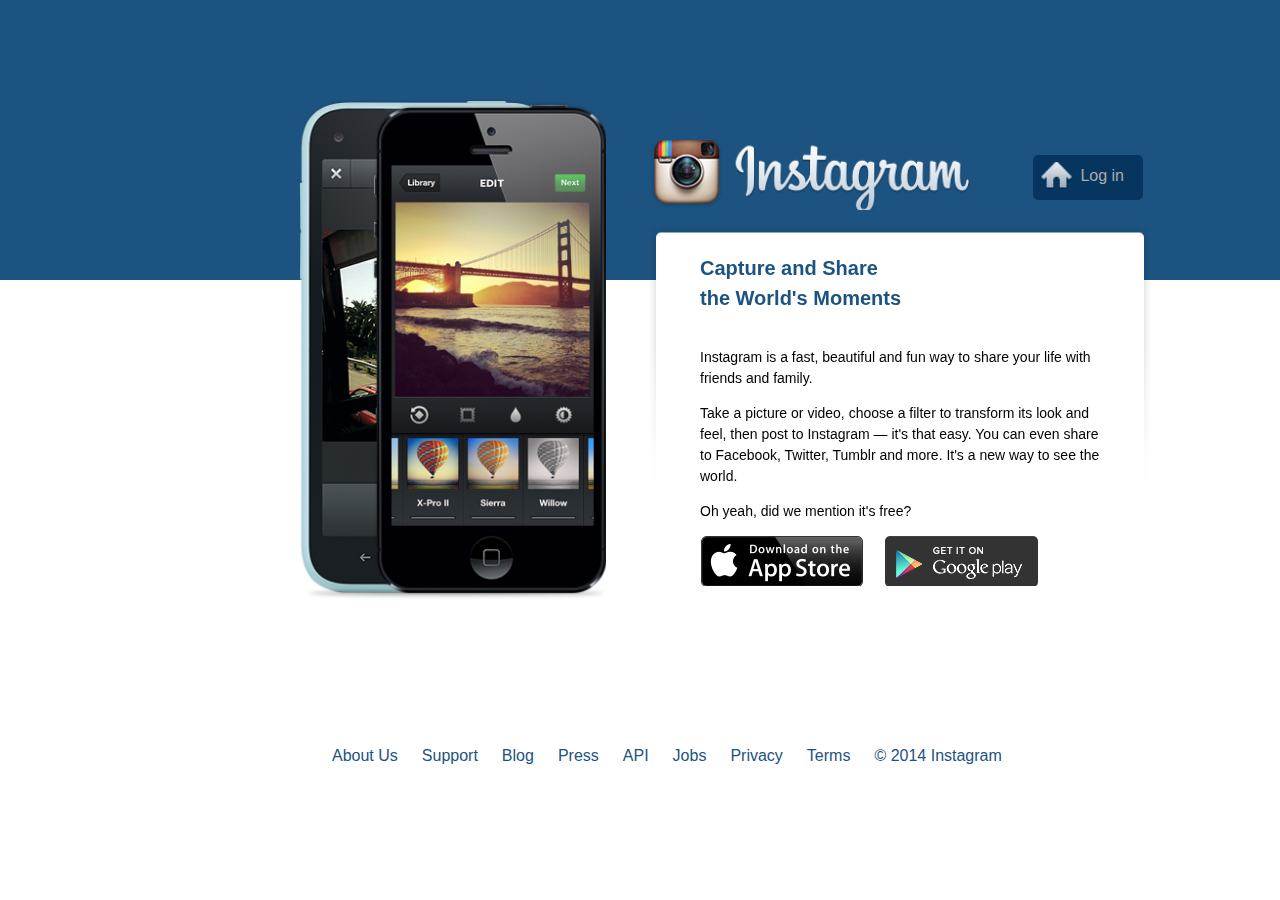
<file: ironhack/lab-css-instagram-clone/starter-code/index.html>
<!DOCTYPE html>
<html lang="en">
<head>
  <title>Instagram</title>
  <link rel="stylesheet" href="css/main.css">
</head>
<body>
  <div class="topSquare"></div>
  <div class="iPhone"></div>
  <div class="logo"></div>
  <div class="homeButton"><div class="homeText">Log in</div><div class="home"></div></div>
  <div class="frame"><div class="upperText">
    <p>Capture and Share <br>the World's Moments</p></div>
    <div class="text">

    <p>Instagram is a fast, beautiful and fun way to share your life with friends and family.</p>

    <p>Take a picture or video, choose a filter to transform its look and feel, then post to Instagram &mdash; it's that easy. You can even share to Facebook, Twitter, Tumblr and more. It's a new way to see the world.</p>

    <p>Oh yeah, did we mention it's free?<p/></div>
      <div class="appStore"></div>
      <div class="googlePlay"></div>


</div>


<div class="footer">
  <div class="aboutUs foo">About Us</div>
  <div class="support foo">Support</div>
  <div class="blog foo">Blog</div>
  <div class="press foo">Press</div>
  <div class="api foo">API</div>
  <div class="jobs foo">Jobs</div>
  <div class="privacy foo">Privacy</div>
  <div class="terms foo">Terms</div>
  <div class="end foo">&copy; 2014 Instagram</div>
</div>

</body>
</html>
</file>
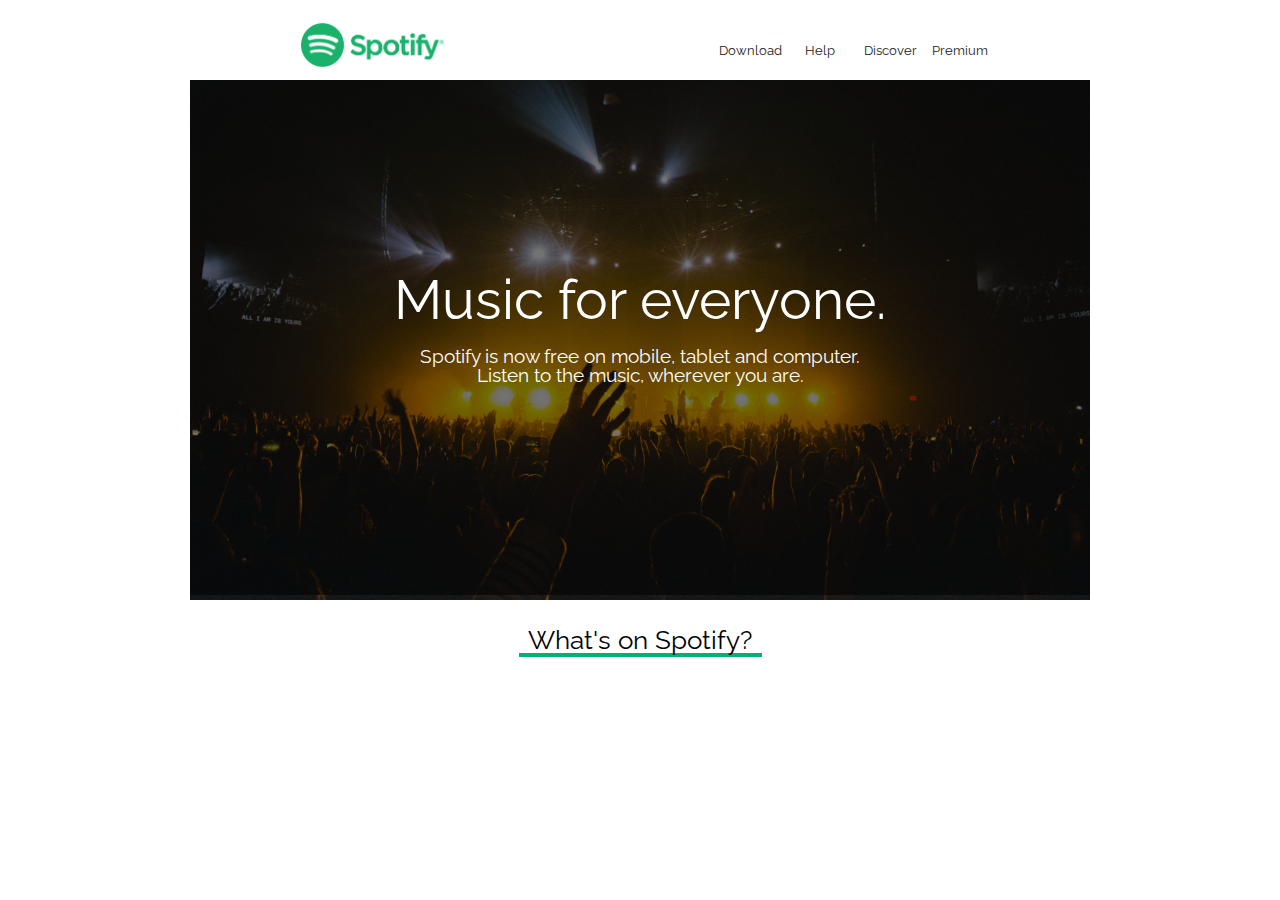
<file: ironhack/spotify/lab-css-spotify-clone/starter-code/index.html>
<!DOCTYPE html>
<html lang="en">
<head>
  <meta charset="UTF-8">
  <title>Spotify</title>
  <link rel="stylesheet" href="css/reset.css">
  <link rel="stylesheet" href="css/main.css">
</head>
<body>
<div class="navBar">
<div class="logo"></div>
<div class="nav Button"><p>Premium</p></div>
<div class="nav Button"><p>Discover</p></div>
<div class="nav Button"><p>Help</p></div>
<div class="nav Button"><p>Download</p></div>
</div>
<div class="mainImage">
  <div class="topText"><p>Spotify is now free on mobile, tablet and computer.<br>
  Listen to the music, wherever you are.</p></div>
  <div class="bottomText"><p>Music for everyone.</p></div>

</div>
<div class="footer"><p>What's on Spotify?</p></div>
</body>
</html>
</file>
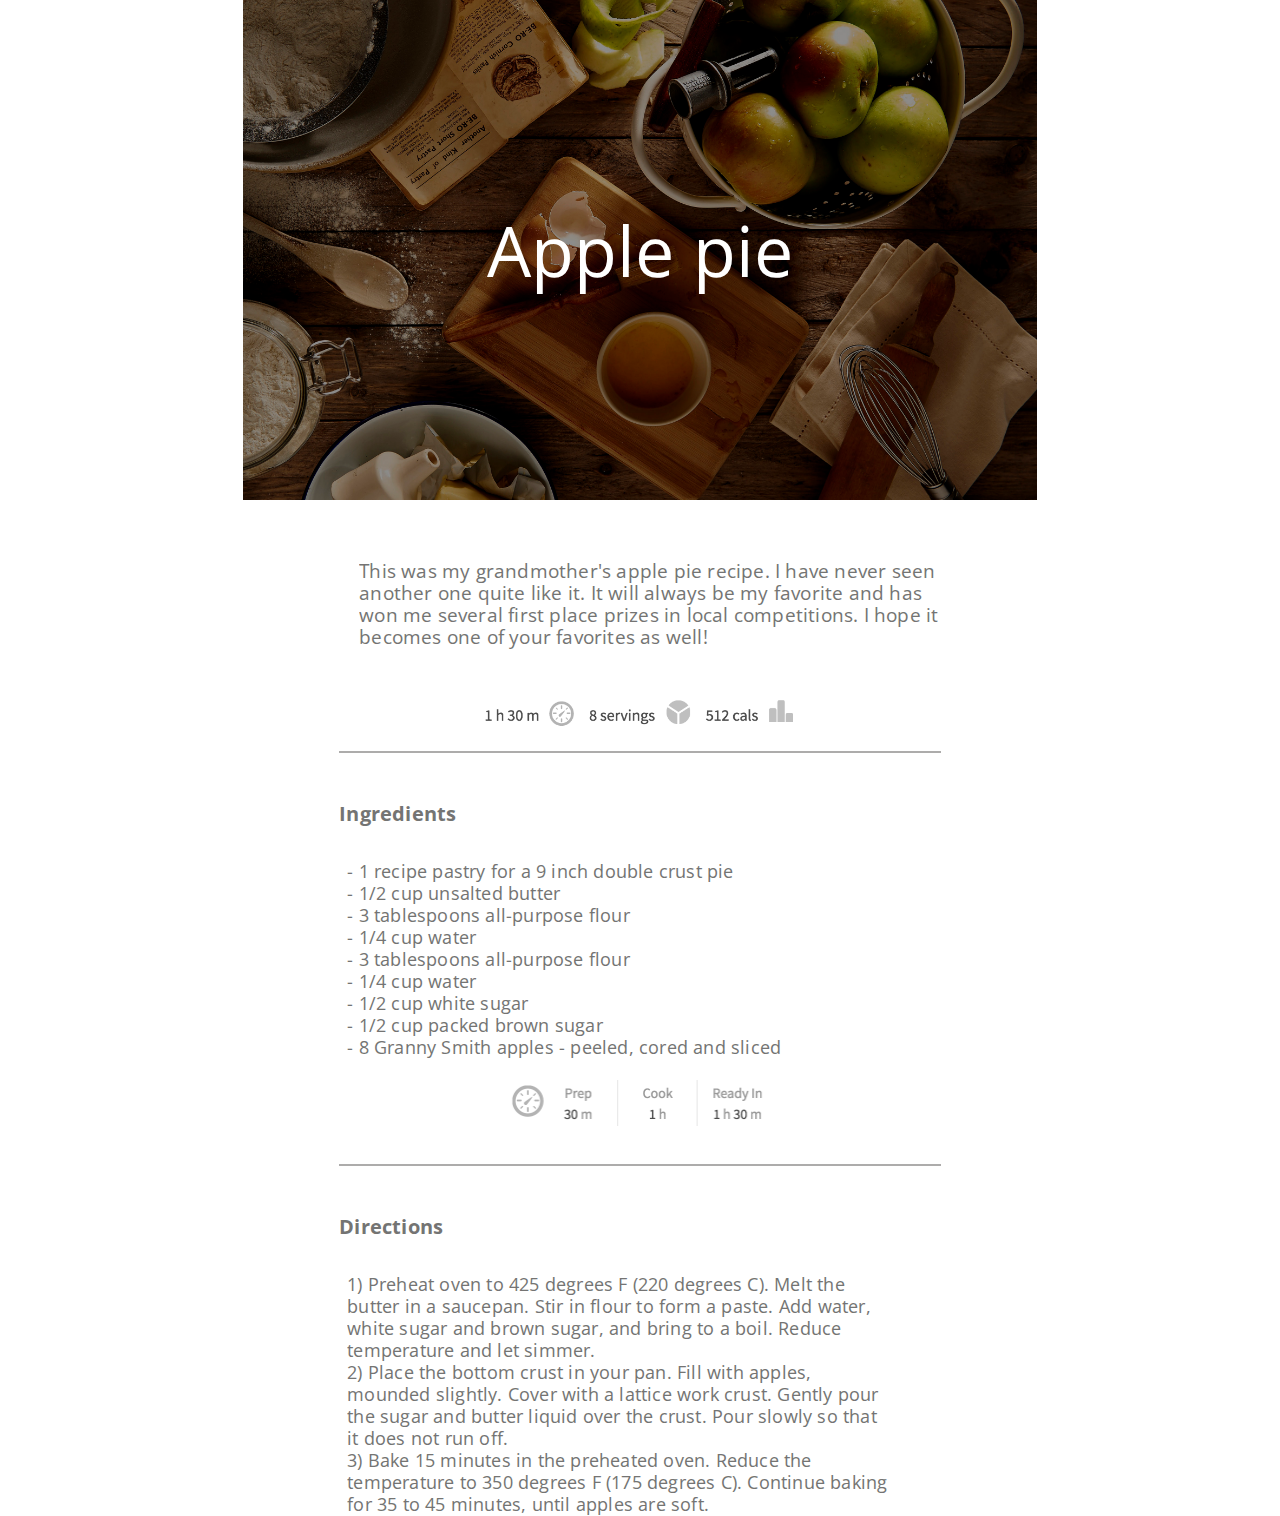
<file: ironhack/soup/lab-css-recipes-clone/starter-code/apple-pie-starter-code/index.html>
<!DOCTYPE html>
<html lang="en">
<head>
  <title>Apple Pie Recipe</title>
  <link rel="stylesheet" href="css/reset.css">
  <link rel="stylesheet" href="css/main.css">
</head>
<body>
  <div class="picture"><p id="main">Apple pie</p></div>
  <div class="mainBlock">
<div class="textBelowPicture"><p>This was my grandmother's apple pie recipe. I have never seen another one
quite like it. It will always be my favorite and has won me several first place
prizes in local competitions. I hope it becomes one of your favorites as well!<p></div>

<div class="cookTime"></div>
<div class="border"></div>

<p class ="listHead">Ingredients</p>
<div class="list">
  <ol>
<ul> - 1 recipe pastry for a 9 inch double crust pie</ul>
<ul> - 1/2 cup unsalted butter</ul>
<ul> - 3 tablespoons all-purpose flour</ul>
<ul> - 1/4 cup water</ul>
<ul> - 3 tablespoons all-purpose flour</ul>
<ul> - 1/4 cup water</ul>
<ul> - 1/2 cup white sugar</ul>
<ul> - 1/2 cup packed brown sugar</ul>
<ul> - 8 Granny Smith apples - peeled, cored and sliced</ul>
</ol>
</div>
<div class="recipeInfo"></div>
<div class="border"></div>
<p class ="listHead">Directions</p>
<div class="list">
<ol>
<li>1) Preheat oven to 425 degrees F (220 degrees C). Melt the butter in a saucepan. Stir in
flour to form a paste. Add water, white sugar and brown sugar, and bring to a boil. Reduce
temperature and let simmer.</li>

<li>2) Place the bottom crust in your pan. Fill with apples, mounded slightly. Cover with a
lattice work crust. Gently pour the sugar and butter liquid over the crust. Pour slowly so
that it does not run off.</li>

<li>3) Bake 15 minutes in the preheated oven. Reduce the temperature to 350 degrees F (175
degrees C). Continue baking for 35 to 45 minutes, until apples are soft.</li>
</ol>
</list>
</mainBlock>
</body>
</html>
</file>
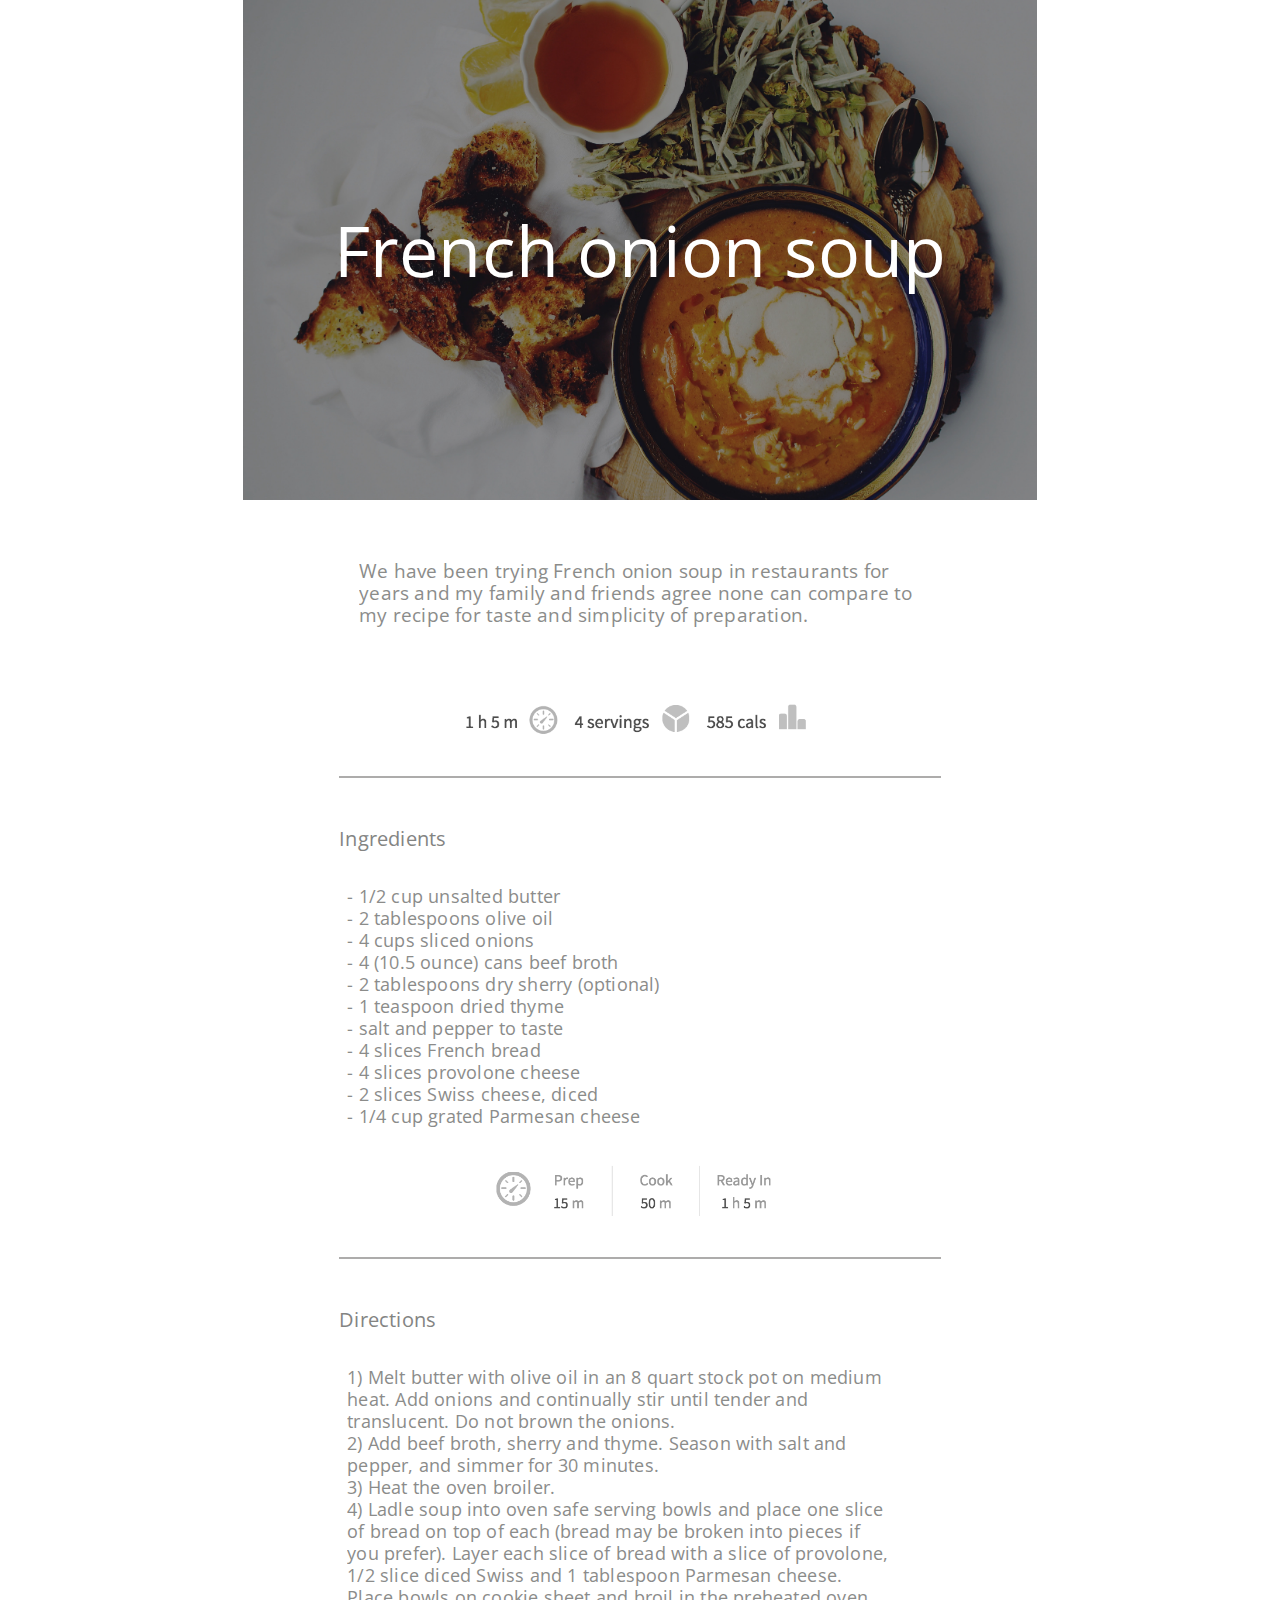
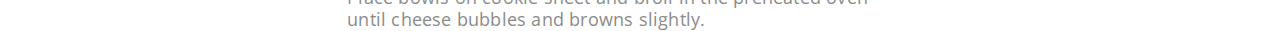
<file: ironhack/soup/lab-css-recipes-clone/starter-code/french-onion-soup-starter-code/index.html>
<!DOCTYPE html>
<html lang="en">
<head>
  <title>French Onion Soup</title>
  <link rel="stylesheet" href="css/reset.css">
  <link rel="stylesheet" href="css/main.css">
</head>
<body>
  <div class="picture"><p id="main">French onion soup</p></div>
  <div class="mainBlock">
<div class="textBelowPicture"><p>We have been trying French onion soup in restaurants for years and my family
and friends agree none can compare to my recipe for taste and simplicity of
preparation.<p></div>

<div class="cookTime"></div>
<div class="border"></div>

<p class ="listHead">Ingredients</p>
<div class="list">
<ol>
<ul> - 1/2 cup unsalted butter</ul>
<ul> - 2 tablespoons olive oil</ul>
<ul> - 4 cups sliced onions</ul>
<ul> - 4 (10.5 ounce) cans beef broth</ul>
<ul> - 2 tablespoons dry sherry (optional)</ul>
<ul> - 1 teaspoon dried thyme</ul>
<ul> - salt and pepper to taste</ul>
<ul> - 4 slices French bread</ul>
<ul> - 4 slices provolone cheese</ul>
<ul> - 2 slices Swiss cheese, diced</ul>
<ul> - 1/4 cup grated Parmesan cheese</ul>
</ol>
</div>
<div class="recipeInfo"></div>
<div class="border"></div>
<p class ="listHead">Directions</p>
<div class="list">
<ol>
<ul>1) Melt butter with olive oil in an 8 quart stock pot on medium heat. Add onions and
continually stir until tender and translucent. Do not brown the onions.</ul>

<ul>2) Add beef broth, sherry and thyme. Season with salt and pepper, and simmer for 30
minutes.</ul>

<ul>3) Heat the oven broiler.</ul>

<ul>4) Ladle soup into oven safe serving bowls and place one slice of bread on top of each
(bread may be broken into pieces if you prefer). Layer each slice of bread with a slice of
provolone, 1/2 slice diced Swiss and 1 tablespoon Parmesan cheese. Place bowls on
cookie sheet and broil in the preheated oven until cheese bubbles and browns slightly.</ul>
</ol>
</list>
</mainBlock>
</body>
</html>
</file>
<file: ironhack/lab-css-instagram-clone/starter-code/css/main.css>
/*
Colors to use:
dark blue: #06365f
light blue: #1c5380
*/

body {
  font: 200 16px/1.5 "Helvetica Neue", Helvetica, Arial, sans-serif;
  margin: 0;
}

.topSquare {
  width: 100%;
  height: 280px;
  background-color: #1c5380;
  position: absolute;
}

.iPhone {
  background-image: url(../images/phones.png);
  height: 500px;
  width: 306px;
  background-size: cover;
  position: fixed;
  background-position: center;
  float: left;
  margin: 100px 0px 0px 300px;
}

.logo{
  background-image: url(../images/brand.png);
  width: 320px;
  height: 70px;
  background-position: center;
  background-size: cover;
  position: fixed;
  float: left;
  margin: 140px 0px 0px 650px
}

.homeButton{
  background-color: #06365f;
  width: 110px;
  height: 45px;
  position: fixed;
  margin: 155px 0px 0px 1033px;
  border-radius: 5px;
}

.frame {
  background-image: url(../images/frame.png);
  width: 500px;
  height: 283px;
  position: fixed;
  background-position: center;
  margin: 225px 0px 0px 650px;
}

.upperText{
  display: inline-block;
  margin-left: 50px;
  margin-top: 8px;
  font-size: 20px;
  color: #1c5380;
  font-weight: 800;
}

.text {
  width: 80%;
  margin: auto;
  font-size: 14px;
  font-weight: 400;
}

.googlePlay{
  background-image: url(../images/badge-android.png);
  width: 165px;
  height: 50px;
  position: relative;
  float: left;
  margin-left: 20px;
  background-repeat: no-repeat;
}

.appStore{
  background-image: url(../images/badge-iphone.png);
  width: 165px;
  height: 50px;
  position: relative;
  float: left;
  margin-left: 50px;
  background-repeat: no-repeat;
}

.home {
  float: left;
  margin: 7px 0px 0px 7px;
  background-image: url(../images/home.png);
  width: 30%;
  height: 60%;
  background-position: center;
  background-repeat: no-repeat;
  background-size: cover;
}

.homeText {
  float: right;
  margin: 9px 19px 0px 0px;
  font-size: 16px;
  font-weight: 400;
  color: rgb(175, 170, 170)

}
.footer{
  position : absolute;;
    bottom : 120px;
    padding-left: 25%;
}

.foo{
  float: left;
  margin: 12px;
  font-weight: 500;
  color: #1c5380

}
</file>
<file: ironhack/spotify/lab-css-spotify-clone/starter-code/css/main.css>
@import url('https://fonts.googleapis.com/css?family=Raleway');

.navBar{
  position: fixed;
  height: 80px;
  width: 100%;
  background-color: white;
  z-index: 1;
}

.logo{
  background-image: url(../images/spotify-logo.png);
  height: 90px;
  width: 145px;
  background-position: center;
  background-repeat: no-repeat;
  background-size: contain;
  float:left;
  margin-left: 300px;

}


.logo:hover{
  animation: jump 0.1s;
}

@keyframes jump {
  0%{transform: translateY(0px);}
  25%{transform: translateY(10px);}
  50%{transform: translateY(0px);}
  75%{transform: translateY(-10px);}
  100%{transform: translateY(0px);}
}

.nav {
  height: 100px;
  width: 70px;
  float: right;
  text-align: center;
  position: relative;
  float: right;
  font-family: 'Raleway', sans-serif;
}

.nav > p {
  position: absolute;
  top: 50%;
  left: 50%;
  transform: translate(-50%, -50%);
  font-size: 13px;
  color: #1A1A1A;
}

.navBar div:nth-child(2){
  margin-right: 285px;
}

.mainImage {
  background-image: url(../images/landing.jpg);
  height: 600px;
  width: 900px;
  background-position: center;
  background-repeat: no-repeat;
  background-size: cover;
  margin: 0 auto;
  text-align: center;
  position: relative;

}


.topText {
  width: 100%;
  height: 100px;
  position: absolute;
  top:318px;
}

.bottomText {
  width: 100%;
  height: 100px;
  position: absolute;
  top:250px;
}


.bottomText > p {
  font-size: 55px;
  margin-top: 22px;
  font-family: 'Raleway', sans-serif;
  color: white;
}


.topText > p {
  font-size: 19px;
  margin-top: 29px;
  font-family: 'Raleway', sans-serif;
  color: white;
}

.footer{
  height: 20px;
  width: 243px;
  margin: 0 auto;
  text-align: center;
}

.footer > p {
  font-size: 26px;
  margin-top: 27px;
  font-family: 'Raleway', sans-serif;
  border-bottom: 4px solid #00B172;
}
/*
Colors:
Text: #1A1A1A
Green: #00B172
White: #FFF
*/
</file>
<file: ironhack/soup/lab-css-recipes-clone/starter-code/apple-pie-starter-code/css/main.css>
@import url('https://fonts.googleapis.com/css?family=Open+Sans');


body{
  font-family: 'Open Sans', sans-serif;
  color: rgb(101, 102, 100);
   letter-spacing: 0.2px;
   line-height: 22px;

}

.picture {
  display: flex;
  justify-content: center;
  align-items: center;
  background-image: url(../images/apple-pie.jpg);
  height: 500px;
  width: 62%;
  background-size: cover;
  background-position: center;
  margin: auto;
}

.mainBlock {
  margin: auto;
  width: 47%;

}

#main {
  font-size: 70px;
  color: white
}

.textBelowPicture {
  opacity: 0.9;
  font-size: 19px;
  padding-top: 60px;
  margin-bottom: 40px;
  margin-left: 20px;


}

.listHead {
  opacity: 0.9;
    margin-top: 50px;
    margin-bottom: 35px;
   font-weight:  400;;
   font-size: 20px;
   font-weight: bold;
   /*border-top: solid 1px rgb(96, 95, 101)*/
 }

.cookTime {
  background-image: url(../images/recipe-info.png);
  height: 13px;
  /*width: 380px;*/
  background-size: contain;
  background-repeat: no-repeat;
  margin: auto;
  padding-bottom: 40px;
  background-position: center;

}

.list {
  opacity: 0.90;
  margin-left: 8px;
  font-size: 18px;
  width: 90%;
}


.recipeInfo {
  background-image: url(../images/cooking-info.png);
  height: 70px;
  width: 250px;
  background-size: contain;
  background-repeat: no-repeat;
  margin: auto;
  padding: 13px;
  background-position: center;

}


.border {
  border: solid 0.5px rgba(89, 87, 85, 0.99);
  margin-top: 10px;
opacity: 0.5;}
</file>
<file: ironhack/soup/lab-css-recipes-clone/starter-code/french-onion-soup-starter-code/css/main.css>
@import url('https://fonts.googleapis.com/css?family=Open+Sans');


body{
  font-family: 'Open Sans', sans-serif;
  color: rgb(101, 102, 100);
   letter-spacing: 0.2px;
   line-height: 22px;

}

.picture {
  display: flex;
  justify-content: center;
  align-items: center;
  background-image: url(../images/soup.jpg);
  height: 500px;
  width: 62%;
  background-size: cover;
  background-position: center;
  margin: auto;
}

.mainBlock {
  margin: auto;
  width: 47%;

}

#main {
  font-size: 70px;
  color: white
}

.textBelowPicture {
  opacity: 0.75;
  font-size: 19px;
  padding-top: 60px;
  margin-bottom: 40px;
  margin-left: 20px;


}

.listHead {
  opacity: 0.8;
    margin-top: 50px;
    margin-bottom: 35px;
   font-weight:  400;;
   font-size: 20px;
   /*border-top: solid 1px rgb(96, 95, 101)*/
 }

.cookTime {
  background-image: url(../images/recipe-info.png);
  height: 70px;
  width: 380px;
  background-size: contain;
  background-repeat: no-repeat;
  margin: auto;
  padding-bottom: 40px;
  background-position: center;

}

.list {
  opacity: 0.75;
  margin-left: 8px;
  font-size: 18px;
  width: 90%;
}


.recipeInfo {
  background-image: url(../images/cooking-info.png);
  height: 70px;
  width: 250px;
  background-size: contain;
  background-repeat: no-repeat;
  margin: auto;
  padding: 30px;
  background-position: center;

}


.border {
  border: solid 0.5px rgba(89, 87, 85, 0.99);
opacity: 0.5;}
</file>
